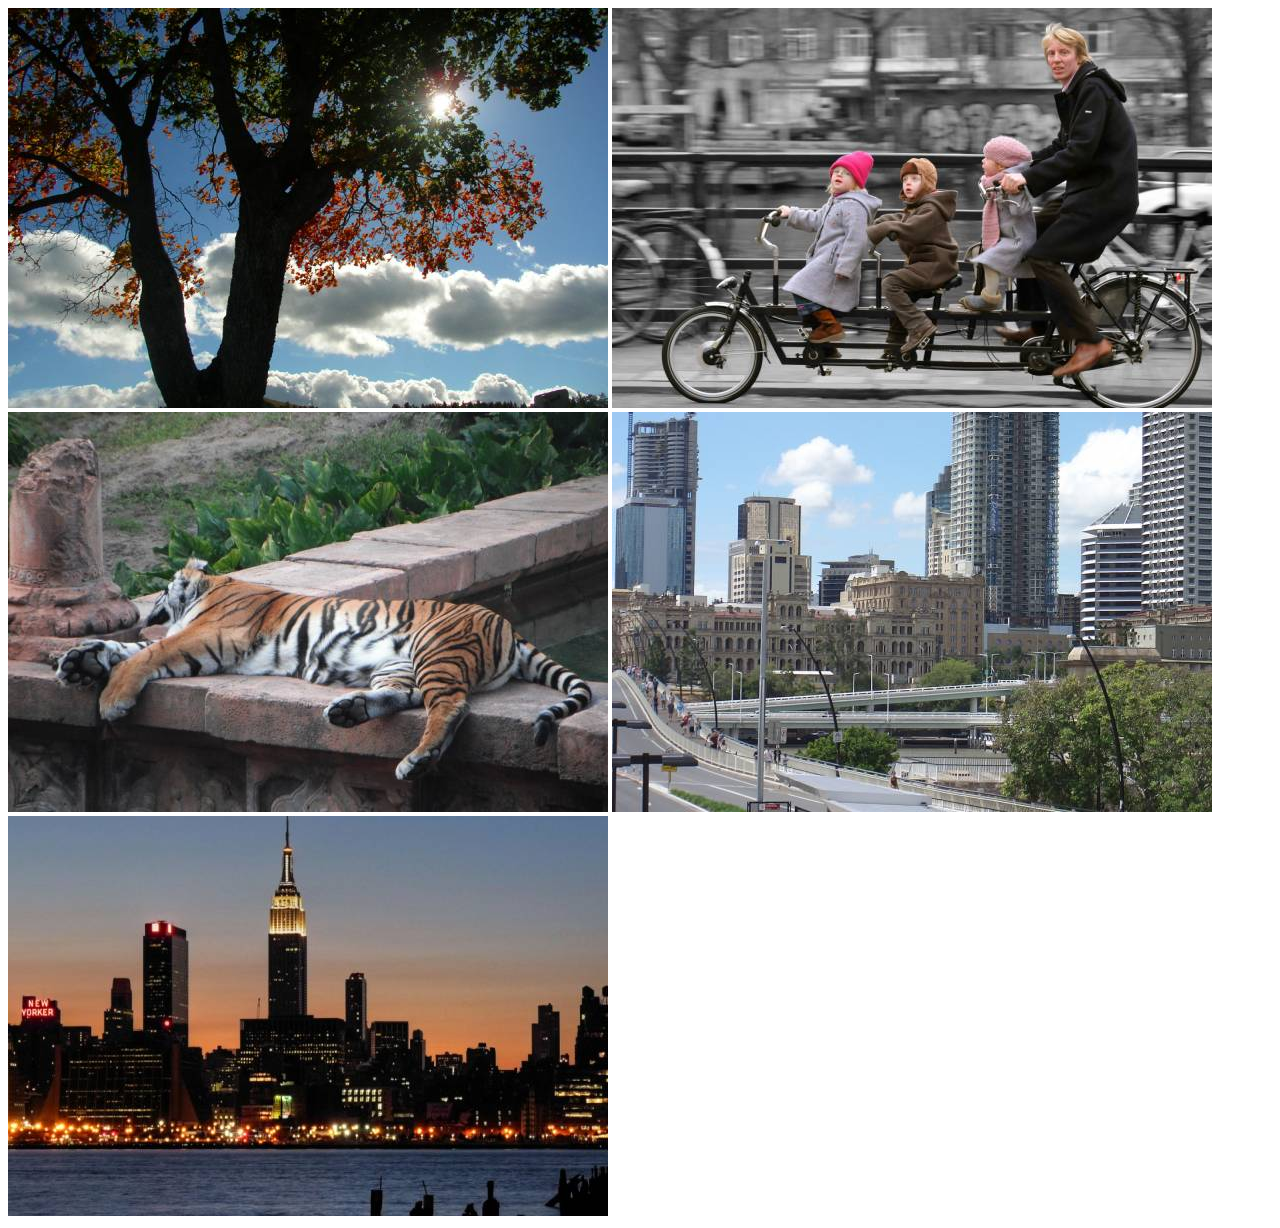
<file: demos/img-slider.html>
<!DOCTYPE html>
<html>
	<head>
		<title>Image slider demo</title>
		<meta charset="utf-8">
		<script src="img-slider.js"></script>
	</head>
	<body>
		<img-slider>
			<img src="img/img1.jpg" alt="Imagem 1 do slider">
			<img src="img/img2.jpg" alt="Imagem 2 do slider">
			<img src="img/img3.jpg" alt="Imagem 3 do slider">
			<img src="img/img4.jpg" alt="Imagem 4 do slider">
			<img src="img/img5.jpg" alt="Imagem 5 do slider">
		</img-slider>
	</body>
</html>
</file>
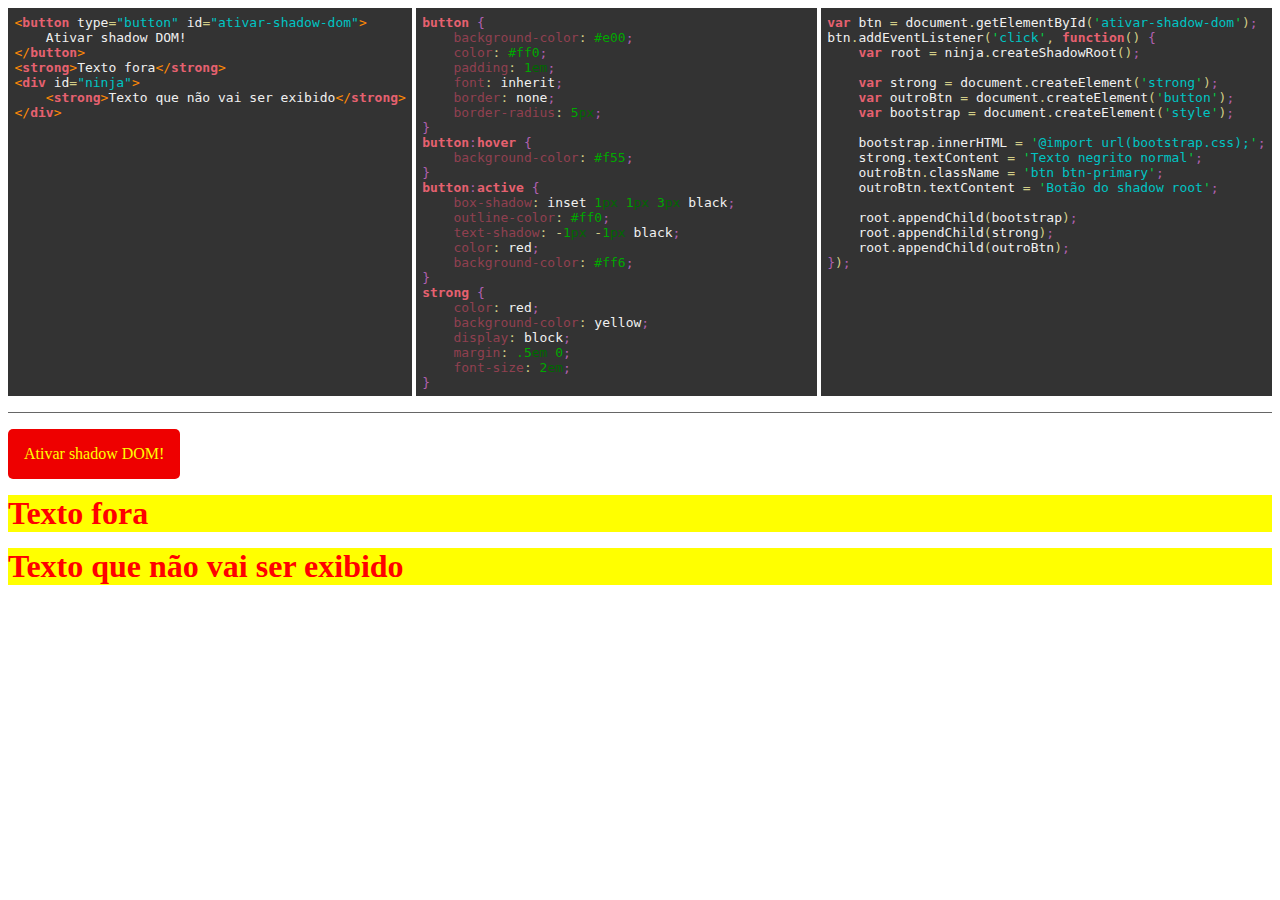
<file: demos/shadow-dom.html>
<!DOCTYPE html>
<html>
	<head>
		<title>Shadow DOM demo</title>
		<meta charset="utf-8">
		<style>
			code {
				display: block;
				background-color: #333;
				color: #f0f0f0;
				font-family: monospace;
				padding: .5em;
				flex: 1;
				margin-left: .25em;
				tab-size: 4;
			}
			.codigos :first-child {
				margin-left: 0;
			}
			.codigos {
				display: flex;
			}
			pre {
				margin: 0;
			}
			.resultado {
				border-top: 1px solid #666;
				margin-top: 1em;
				padding-top: 1em;
			}

			/* estilos conflitantes */
			button {
				background-color: #e00;
				color: #ff0;
				padding: 1em;
				font: inherit;
				border: none;
				border-radius: 5px;
			}
			button:hover {
				background-color: #f55;
			}
			button:active {
				box-shadow: inset 1px 1px 3px black;
				outline-color: #ff0;
				text-shadow: -1px -1px black;
				color: red;
				background-color: #ff6;
			}
			strong {
				color: red;
				background-color: yellow;
				display: block;
				margin: .5em 0;
				font-size: 2em;
			}
		</style>
	</head>
	<body>
<div class="codigos">
<code>
<pre><span style='color:#ff8906; '>&lt;</span><span style='color:#e66170; font-weight:bold; '>button</span> type<span style='color:#d2cd86; '>=</span><span style='color:#00c4c4; '>"button"</span> id<span style='color:#d2cd86; '>=</span><span style='color:#00c4c4; '>"ativar-shadow-dom"</span><span style='color:#ff8906; '>></span>
	Ativar shadow DOM!
<span style='color:#ff8906; '>&lt;/</span><span style='color:#e66170; font-weight:bold; '>button</span><span style='color:#ff8906; '>></span>
<span style='color:#ff8906; '>&lt;</span><span style='color:#e66170; font-weight:bold; '>strong</span><span style='color:#ff8906; '>></span>Texto fora<span style='color:#ff8906; '>&lt;/</span><span style='color:#e66170; font-weight:bold; '>strong</span><span style='color:#ff8906; '>></span>
<span style='color:#ff8906; '>&lt;</span><span style='color:#e66170; font-weight:bold; '>div</span> id<span style='color:#d2cd86; '>=</span><span style='color:#00c4c4; '>"ninja"</span><span style='color:#ff8906; '>></span>
	<span style='color:#ff8906; '>&lt;</span><span style='color:#e66170; font-weight:bold; '>strong</span><span style='color:#ff8906; '>></span>Texto que não vai ser exibido<span style='color:#ff8906; '>&lt;/</span><span style='color:#e66170; font-weight:bold; '>strong</span><span style='color:#ff8906; '>></span>
<span style='color:#ff8906; '>&lt;/</span><span style='color:#e66170; font-weight:bold; '>div</span><span style='color:#ff8906; '>></span>
</pre>
</code>
<code>
<pre><span style='color:#e66170; font-weight:bold; '>button</span> <span style='color:#b060b0; '>{</span>
	<span style='color:#904050; '>background-color</span><span style='color:#d2cd86; '>:</span> <span style='color:#00a800; '>#</span><span style='color:#00a800; '>e00</span><span style='color:#b060b0; '>;</span>
	<span style='color:#904050; '>color</span><span style='color:#d2cd86; '>:</span> <span style='color:#00a800; '>#</span><span style='color:#00a800; '>ff0</span><span style='color:#b060b0; '>;</span>
	<span style='color:#904050; '>padding</span><span style='color:#d2cd86; '>:</span> <span style='color:#00a800; '>1</span><span style='color:#006600; '>em</span><span style='color:#b060b0; '>;</span>
	<span style='color:#904050; '>font</span><span style='color:#d2cd86; '>:</span> inherit<span style='color:#b060b0; '>;</span>
	<span style='color:#904050; '>border</span><span style='color:#d2cd86; '>:</span> none<span style='color:#b060b0; '>;</span>
	<span style='color:#904050; '>border-radius</span><span style='color:#d2cd86; '>:</span> <span style='color:#00a800; '>5</span><span style='color:#006600; '>px</span><span style='color:#b060b0; '>;</span>
<span style='color:#b060b0; '>}</span>
<span style='color:#e66170; font-weight:bold; '>button</span><span style='color:#b060b0; '>:</span><span style='color:#e66170; font-weight:bold; '>hover</span> <span style='color:#b060b0; '>{</span>
	<span style='color:#904050; '>background-color</span><span style='color:#d2cd86; '>:</span> <span style='color:#00a800; '>#</span><span style='color:#00a800; '>f55</span><span style='color:#b060b0; '>;</span>
<span style='color:#b060b0; '>}</span>
<span style='color:#e66170; font-weight:bold; '>button</span><span style='color:#b060b0; '>:</span><span style='color:#e66170; font-weight:bold; '>active</span> <span style='color:#b060b0; '>{</span>
	<span style='color:#904050; '>box-shadow</span><span style='color:#d2cd86; '>:</span> inset <span style='color:#00a800; '>1</span><span style='color:#006600; '>px</span> <span style='color:#00a800; '>1</span><span style='color:#006600; '>px</span> <span style='color:#00a800; '>3</span><span style='color:#006600; '>px</span> black<span style='color:#b060b0; '>;</span>
	<span style='color:#904050; '>outline-color</span><span style='color:#d2cd86; '>:</span> <span style='color:#00a800; '>#</span><span style='color:#00a800; '>ff0</span><span style='color:#b060b0; '>;</span>
	<span style='color:#904050; '>text-shadow</span><span style='color:#d2cd86; '>:</span> <span style='color:#d2cd86; '>-</span><span style='color:#00a800; '>1</span><span style='color:#006600; '>px</span> <span style='color:#d2cd86; '>-</span><span style='color:#00a800; '>1</span><span style='color:#006600; '>px</span> black<span style='color:#b060b0; '>;</span>
	<span style='color:#904050; '>color</span><span style='color:#d2cd86; '>:</span> red<span style='color:#b060b0; '>;</span>
	<span style='color:#904050; '>background-color</span><span style='color:#d2cd86; '>:</span> <span style='color:#00a800; '>#</span><span style='color:#00a800; '>ff6</span><span style='color:#b060b0; '>;</span>
<span style='color:#b060b0; '>}</span>
<span style='color:#e66170; font-weight:bold; '>strong</span> <span style='color:#b060b0; '>{</span>
	<span style='color:#904050; '>color</span><span style='color:#d2cd86; '>:</span> red<span style='color:#b060b0; '>;</span>
	<span style='color:#904050; '>background-color</span><span style='color:#d2cd86; '>:</span> yellow<span style='color:#b060b0; '>;</span>
	<span style='color:#904050; '>display</span><span style='color:#d2cd86; '>:</span> block<span style='color:#b060b0; '>;</span>
	<span style='color:#904050; '>margin</span><span style='color:#d2cd86; '>:</span> <span style='color:#00a800; '>.5</span><span style='color:#006600; '>em</span> <span style='color:#00a800; '>0</span><span style='color:#b060b0; '>;</span>
	<span style='color:#904050; '>font-size</span><span style='color:#d2cd86; '>:</span> <span style='color:#00a800; '>2</span><span style='color:#006600; '>em</span><span style='color:#b060b0; '>;</span>
<span style='color:#b060b0; '>}</span>
</pre>
</code>
<code>
<pre><span style='color:#e66170; font-weight:bold; '>var</span> btn <span style='color:#d2cd86; '>=</span> document<span style='color:#d2cd86; '>.</span>getElementById<span style='color:#d2cd86; '>(</span><span style='color:#02d045; '>'</span><span style='color:#00c4c4; '>ativar-shadow-dom</span><span style='color:#02d045; '>'</span><span style='color:#d2cd86; '>)</span><span style='color:#b060b0; '>;</span>
btn<span style='color:#d2cd86; '>.</span>addEventListener<span style='color:#d2cd86; '>(</span><span style='color:#02d045; '>'</span><span style='color:#00c4c4; '>click</span><span style='color:#02d045; '>'</span><span style='color:#d2cd86; '>,</span> <span style='color:#e66170; font-weight:bold; '>function</span><span style='color:#d2cd86; '>(</span><span style='color:#d2cd86; '>)</span> <span style='color:#b060b0; '>{</span>
	<span style='color:#e66170; font-weight:bold; '>var</span> root <span style='color:#d2cd86; '>=</span> ninja<span style='color:#d2cd86; '>.</span>createShadowRoot<span style='color:#d2cd86; '>(</span><span style='color:#d2cd86; '>)</span><span style='color:#b060b0; '>;</span>

	<span style='color:#e66170; font-weight:bold; '>var</span> strong <span style='color:#d2cd86; '>=</span> document<span style='color:#d2cd86; '>.</span>createElement<span style='color:#d2cd86; '>(</span><span style='color:#02d045; '>'</span><span style='color:#00c4c4; '>strong</span><span style='color:#02d045; '>'</span><span style='color:#d2cd86; '>)</span><span style='color:#b060b0; '>;</span>
	<span style='color:#e66170; font-weight:bold; '>var</span> outroBtn <span style='color:#d2cd86; '>=</span> document<span style='color:#d2cd86; '>.</span>createElement<span style='color:#d2cd86; '>(</span><span style='color:#02d045; '>'</span><span style='color:#00c4c4; '>button</span><span style='color:#02d045; '>'</span><span style='color:#d2cd86; '>)</span><span style='color:#b060b0; '>;</span>
	<span style='color:#e66170; font-weight:bold; '>var</span> bootstrap <span style='color:#d2cd86; '>=</span> document<span style='color:#d2cd86; '>.</span>createElement<span style='color:#d2cd86; '>(</span><span style='color:#02d045; '>'</span><span style='color:#00c4c4; '>style</span><span style='color:#02d045; '>'</span><span style='color:#d2cd86; '>)</span><span style='color:#b060b0; '>;</span>

	bootstrap<span style='color:#d2cd86; '>.</span>innerHTML <span style='color:#d2cd86; '>=</span> <span style='color:#02d045; '>'</span><span style='color:#00c4c4; '>@import url(bootstrap.css);</span><span style='color:#02d045; '>'</span><span style='color:#b060b0; '>;</span>
	strong<span style='color:#d2cd86; '>.</span>textContent <span style='color:#d2cd86; '>=</span> <span style='color:#02d045; '>'</span><span style='color:#00c4c4; '>Texto negrito normal</span><span style='color:#02d045; '>'</span><span style='color:#b060b0; '>;</span>
	outroBtn<span style='color:#d2cd86; '>.</span>className <span style='color:#d2cd86; '>=</span> <span style='color:#02d045; '>'</span><span style='color:#00c4c4; '>btn btn-primary</span><span style='color:#02d045; '>'</span><span style='color:#b060b0; '>;</span>
	outroBtn<span style='color:#d2cd86; '>.</span>textContent <span style='color:#d2cd86; '>=</span> <span style='color:#02d045; '>'</span><span style='color:#00c4c4; '>Botão do shadow root</span><span style='color:#02d045; '>'</span><span style='color:#b060b0; '>;</span>

	root<span style='color:#d2cd86; '>.</span>appendChild<span style='color:#d2cd86; '>(</span>bootstrap<span style='color:#d2cd86; '>)</span><span style='color:#b060b0; '>;</span>
	root<span style='color:#d2cd86; '>.</span>appendChild<span style='color:#d2cd86; '>(</span>strong<span style='color:#d2cd86; '>)</span><span style='color:#b060b0; '>;</span>
	root<span style='color:#d2cd86; '>.</span>appendChild<span style='color:#d2cd86; '>(</span>outroBtn<span style='color:#d2cd86; '>)</span><span style='color:#b060b0; '>;</span>
<span style='color:#b060b0; '>}</span><span style='color:#d2cd86; '>)</span><span style='color:#b060b0; '>;</span>
</pre>
</code>
</div>
		<div class="resultado">
			<button type="button" id="ativar-shadow-dom">Ativar shadow DOM!</button>
			<strong>Texto fora</strong>
			<div id="ninja">
				<strong>Texto que não vai ser exibido</strong>
			</div>
			<script>
var btn = document.getElementById('ativar-shadow-dom');
btn.addEventListener('click', function() {
	var root = ninja.createShadowRoot();

	var strong = document.createElement('strong');
	var outroBtn = document.createElement('button');
	var bootstrap = document.createElement('style');

	bootstrap.innerHTML = '@import url(bootstrap.css);';
	strong.textContent = 'Texto negrito normal';
	outroBtn.className = 'btn btn-primary';
	outroBtn.textContent = 'Botão do shadow root';

	root.appendChild(bootstrap);
	root.appendChild(strong);
	root.appendChild(outroBtn);
});
			</script>
		</div>
	</body>
</html>
</file>
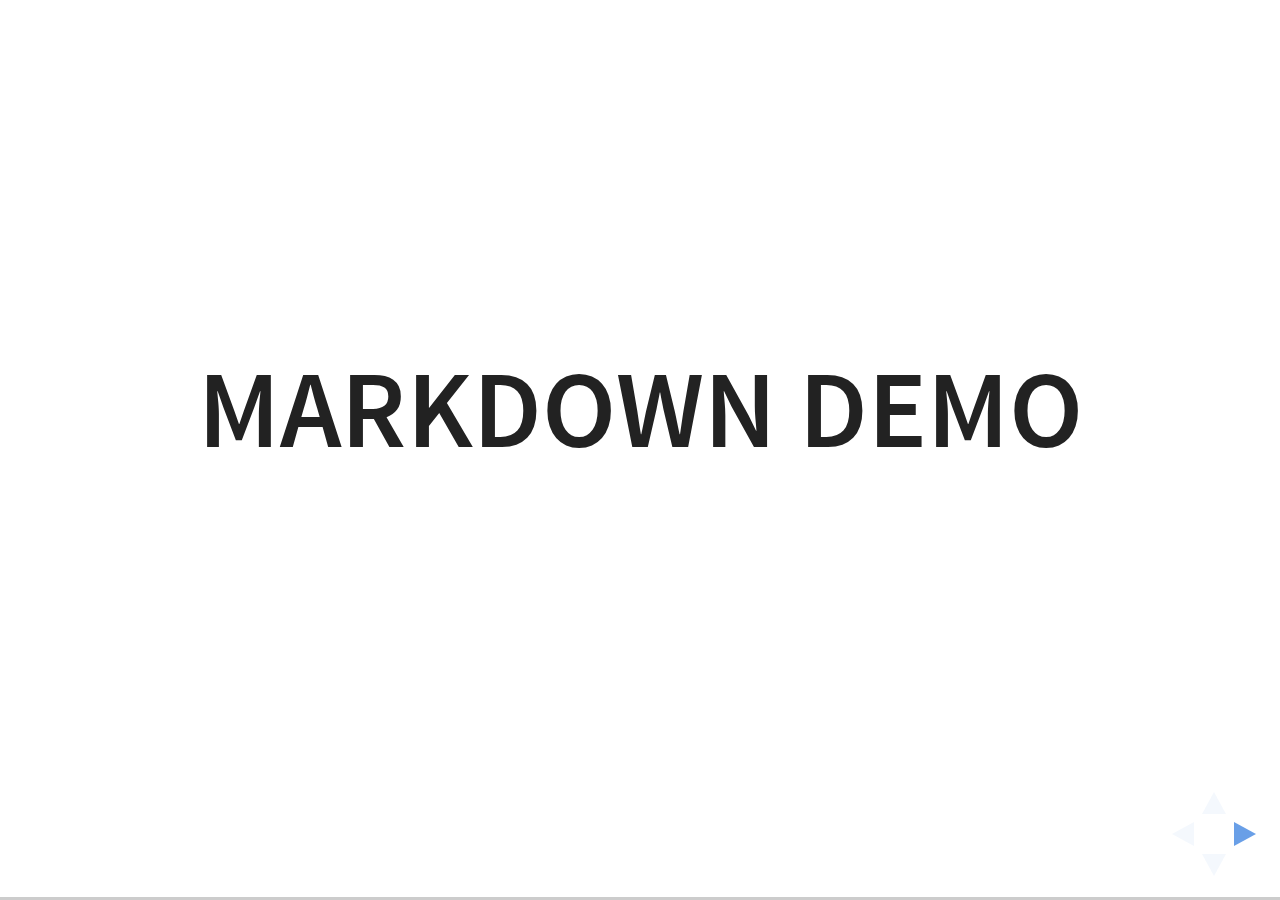
<file: plugin/markdown/example.html>
<!doctype html>
<html lang="en">

	<head>
		<meta charset="utf-8">

		<title>reveal.js - Markdown Demo</title>

		<link rel="stylesheet" href="../../css/reveal.css">
		<link rel="stylesheet" href="../../css/theme/white.css" id="theme">

        <link rel="stylesheet" href="../../lib/css/zenburn.css">
	</head>

	<body>

		<div class="reveal">

			<div class="slides">

                <!-- Use external markdown resource, separate slides by three newlines; vertical slides by two newlines -->
                <section data-markdown="example.md" data-separator="^\n\n\n" data-separator-vertical="^\n\n"></section>

                <!-- Slides are separated by three dashes (quick 'n dirty regular expression) -->
                <section data-markdown data-separator="---">
                    <script type="text/template">
                        ## Demo 1
                        Slide 1
                        ---
                        ## Demo 1
                        Slide 2
                        ---
                        ## Demo 1
                        Slide 3
                    </script>
                </section>

                <!-- Slides are separated by newline + three dashes + newline, vertical slides identical but two dashes -->
                <section data-markdown data-separator="^\n---\n$" data-separator-vertical="^\n--\n$">
                    <script type="text/template">
                        ## Demo 2
                        Slide 1.1

                        --

                        ## Demo 2
                        Slide 1.2

                        ---

                        ## Demo 2
                        Slide 2
                    </script>
                </section>

                <!-- No "extra" slides, since there are no separators defined (so they'll become horizontal rulers) -->
                <section data-markdown>
                    <script type="text/template">
                        A

                        ---

                        B

                        ---

                        C
                    </script>
                </section>

                <!-- Slide attributes -->
                <section data-markdown>
                    <script type="text/template">
                        <!-- .slide: data-background="#000000" -->
                        ## Slide attributes
                    </script>
                </section>

                <!-- Element attributes -->
                <section data-markdown>
                    <script type="text/template">
                        ## Element attributes
                        - Item 1 <!-- .element: class="fragment" data-fragment-index="2" -->
                        - Item 2 <!-- .element: class="fragment" data-fragment-index="1" -->
                    </script>
                </section>

                <!-- Code -->
                <section data-markdown>
                    <script type="text/template">
                        ```php
                        public function foo()
                        {
                            $foo = array(
                                'bar' => 'bar'
                            )
                        }
                        ```
                    </script>
                </section>

            </div>
		</div>

		<script src="../../lib/js/head.min.js"></script>
		<script src="../../js/reveal.js"></script>

		<script>

			Reveal.initialize({
				controls: true,
				progress: true,
				history: true,
				center: true,

				// Optional libraries used to extend on reveal.js
				dependencies: [
					{ src: '../../lib/js/classList.js', condition: function() { return !document.body.classList; } },
					{ src: 'marked.js', condition: function() { return !!document.querySelector( '[data-markdown]' ); } },
                    { src: 'markdown.js', condition: function() { return !!document.querySelector( '[data-markdown]' ); } },
                    { src: '../highlight/highlight.js', async: true, callback: function() { hljs.initHighlightingOnLoad(); } },
					{ src: '../notes/notes.js' }
				]
			});

		</script>

	</body>
</html>
</file>
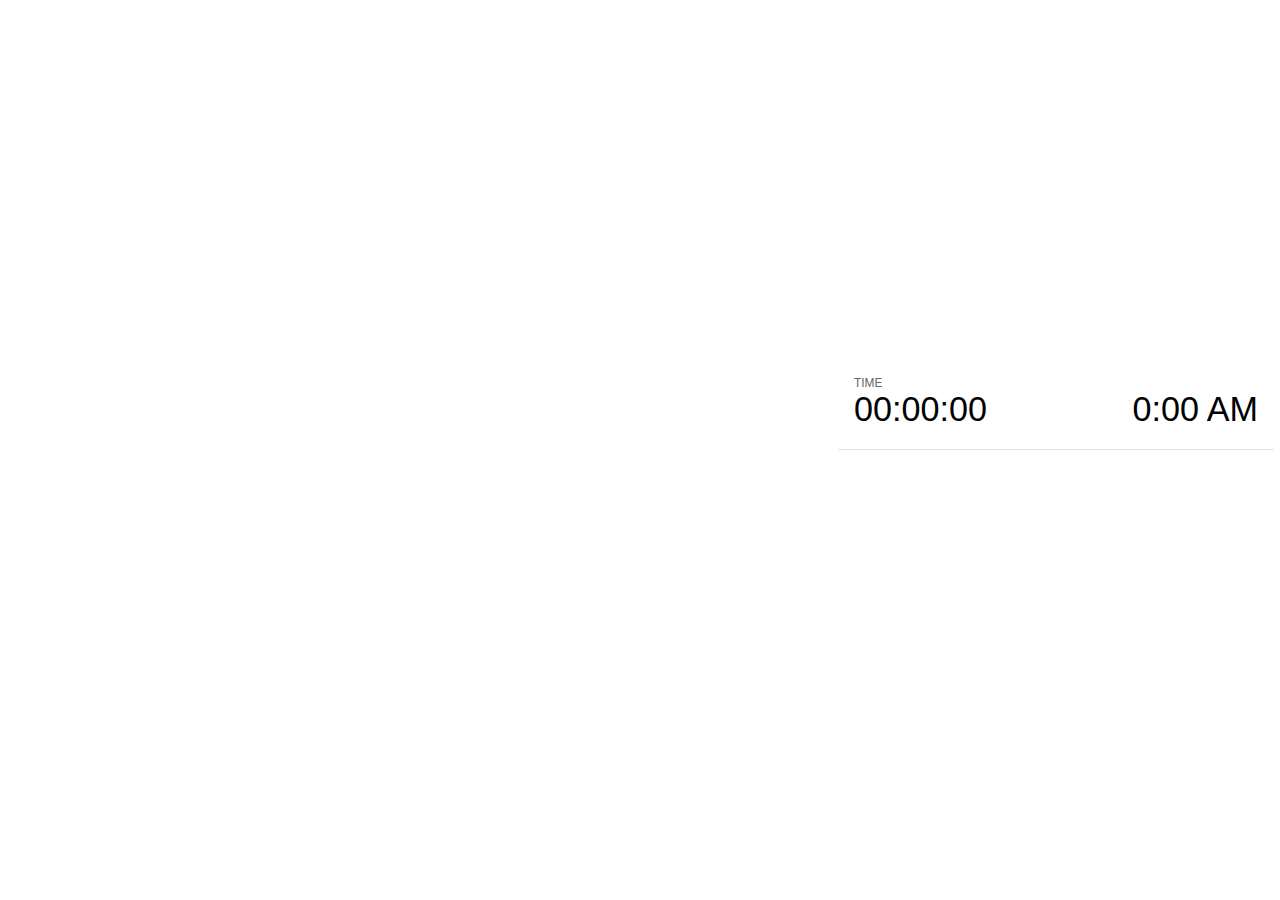
<file: plugin/notes/notes.html>
<!doctype html>
<html lang="en">
	<head>
		<meta charset="utf-8">

		<title>reveal.js - Slide Notes</title>

		<style>
			body {
				font-family: Helvetica;
			}

			#current-slide,
			#upcoming-slide,
			#speaker-controls {
				padding: 6px;
				box-sizing: border-box;
				-moz-box-sizing: border-box;
			}

			#current-slide iframe,
			#upcoming-slide iframe {
				width: 100%;
				height: 100%;
				border: 1px solid #ddd;
			}

			#current-slide .label,
			#upcoming-slide .label {
				position: absolute;
				top: 10px;
				left: 10px;
				font-weight: bold;
				font-size: 14px;
				z-index: 2;
				color: rgba( 255, 255, 255, 0.9 );
			}

			#current-slide {
				position: absolute;
				width: 65%;
				height: 100%;
				top: 0;
				left: 0;
				padding-right: 0;
			}

			#upcoming-slide {
				position: absolute;
				width: 35%;
				height: 40%;
				right: 0;
				top: 0;
			}

			#speaker-controls {
				position: absolute;
				top: 40%;
				right: 0;
				width: 35%;
				height: 60%;
				overflow: auto;

				font-size: 18px;
			}

				.speaker-controls-time.hidden,
				.speaker-controls-notes.hidden {
					display: none;
				}

				.speaker-controls-time .label,
				.speaker-controls-notes .label {
					text-transform: uppercase;
					font-weight: normal;
					font-size: 0.66em;
					color: #666;
					margin: 0;
				}

				.speaker-controls-time {
					border-bottom: 1px solid rgba( 200, 200, 200, 0.5 );
					margin-bottom: 10px;
					padding: 10px 16px;
					padding-bottom: 20px;
					cursor: pointer;
				}

				.speaker-controls-time .reset-button {
					opacity: 0;
					float: right;
					color: #666;
					text-decoration: none;
				}
				.speaker-controls-time:hover .reset-button {
					opacity: 1;
				}

				.speaker-controls-time .timer,
				.speaker-controls-time .clock {
					width: 50%;
					font-size: 1.9em;
				}

				.speaker-controls-time .timer {
					float: left;
				}

				.speaker-controls-time .clock {
					float: right;
					text-align: right;
				}

				.speaker-controls-time span.mute {
					color: #bbb;
				}

				.speaker-controls-notes {
					padding: 10px 16px;
				}

				.speaker-controls-notes .value {
					margin-top: 5px;
					line-height: 1.4;
					font-size: 1.2em;
				}

			.clear {
				clear: both;
			}

			@media screen and (max-width: 1080px) {
				#speaker-controls {
					font-size: 16px;
				}
			}

			@media screen and (max-width: 900px) {
				#speaker-controls {
					font-size: 14px;
				}
			}

			@media screen and (max-width: 800px) {
				#speaker-controls {
					font-size: 12px;
				}
			}

		</style>
	</head>

	<body>

		<div id="current-slide"></div>
		<div id="upcoming-slide"><span class="label">UPCOMING:</span></div>
		<div id="speaker-controls">
			<div class="speaker-controls-time">
				<h4 class="label">Time <span class="reset-button">Click to Reset</span></h4>
				<div class="clock">
					<span class="clock-value">0:00 AM</span>
				</div>
				<div class="timer">
					<span class="hours-value">00</span><span class="minutes-value">:00</span><span class="seconds-value">:00</span>
				</div>
				<div class="clear"></div>
			</div>

			<div class="speaker-controls-notes hidden">
				<h4 class="label">Notes</h4>
				<div class="value"></div>
			</div>
		</div>

		<script src="../../plugin/markdown/marked.js"></script>
		<script>

			(function() {

				var notes,
					notesValue,
					currentState,
					currentSlide,
					upcomingSlide,
					connected = false;

				window.addEventListener( 'message', function( event ) {

					var data = JSON.parse( event.data );

					// The overview mode is only useful to the reveal.js instance
					// where navigation occurs so we don't sync it
					if( data.state ) delete data.state.overview;

					// Messages sent by the notes plugin inside of the main window
					if( data && data.namespace === 'reveal-notes' ) {
						if( data.type === 'connect' ) {
							handleConnectMessage( data );
						}
						else if( data.type === 'state' ) {
							handleStateMessage( data );
						}
					}
					// Messages sent by the reveal.js inside of the current slide preview
					else if( data && data.namespace === 'reveal' ) {
						if( /ready/.test( data.eventName ) ) {
							// Send a message back to notify that the handshake is complete
							window.opener.postMessage( JSON.stringify({ namespace: 'reveal-notes', type: 'connected'} ), '*' );
						}
						else if( /slidechanged|fragmentshown|fragmenthidden|paused|resumed/.test( data.eventName ) && currentState !== JSON.stringify( data.state ) ) {

							window.opener.postMessage( JSON.stringify({ method: 'setState', args: [ data.state ]} ), '*' );

						}
					}

				} );

				/**
				 * Called when the main window is trying to establish a
				 * connection.
				 */
				function handleConnectMessage( data ) {

					if( connected === false ) {
						connected = true;

						setupIframes( data );
						setupKeyboard();
						setupNotes();
						setupTimer();
					}

				}

				/**
				 * Called when the main window sends an updated state.
				 */
				function handleStateMessage( data ) {

					// Store the most recently set state to avoid circular loops
					// applying the same state
					currentState = JSON.stringify( data.state );

					// No need for updating the notes in case of fragment changes
					if ( data.notes ) {
						notes.classList.remove( 'hidden' );
						notesValue.style.whiteSpace = data.whitespace;
						if( data.markdown ) {
							notesValue.innerHTML = marked( data.notes );
						}
						else {
							notesValue.innerHTML = data.notes;
						}
					}
					else {
						notes.classList.add( 'hidden' );
					}

					// Update the note slides
					currentSlide.contentWindow.postMessage( JSON.stringify({ method: 'setState', args: [ data.state ] }), '*' );
					upcomingSlide.contentWindow.postMessage( JSON.stringify({ method: 'setState', args: [ data.state ] }), '*' );
					upcomingSlide.contentWindow.postMessage( JSON.stringify({ method: 'next' }), '*' );

				}

				// Limit to max one state update per X ms
				handleStateMessage = debounce( handleStateMessage, 200 );

				/**
				 * Forward keyboard events to the current slide window.
				 * This enables keyboard events to work even if focus
				 * isn't set on the current slide iframe.
				 */
				function setupKeyboard() {

					document.addEventListener( 'keydown', function( event ) {
						currentSlide.contentWindow.postMessage( JSON.stringify({ method: 'triggerKey', args: [ event.keyCode ] }), '*' );
					} );

				}

				/**
				 * Creates the preview iframes.
				 */
				function setupIframes( data ) {

					var params = [
						'receiver',
						'progress=false',
						'history=false',
						'transition=none',
						'autoSlide=0',
						'backgroundTransition=none'
					].join( '&' );

					var urlSeparator = /\?/.test(data.url) ? '&' : '?';
					var hash = '#/' + data.state.indexh + '/' + data.state.indexv;
					var currentURL = data.url + urlSeparator + params + '&postMessageEvents=true' + hash;
					var upcomingURL = data.url + urlSeparator + params + '&controls=false' + hash;

					currentSlide = document.createElement( 'iframe' );
					currentSlide.setAttribute( 'width', 1280 );
					currentSlide.setAttribute( 'height', 1024 );
					currentSlide.setAttribute( 'src', currentURL );
					document.querySelector( '#current-slide' ).appendChild( currentSlide );

					upcomingSlide = document.createElement( 'iframe' );
					upcomingSlide.setAttribute( 'width', 640 );
					upcomingSlide.setAttribute( 'height', 512 );
					upcomingSlide.setAttribute( 'src', upcomingURL );
					document.querySelector( '#upcoming-slide' ).appendChild( upcomingSlide );

				}

				/**
				 * Setup the notes UI.
				 */
				function setupNotes() {

					notes = document.querySelector( '.speaker-controls-notes' );
					notesValue = document.querySelector( '.speaker-controls-notes .value' );

				}

				/**
				 * Create the timer and clock and start updating them
				 * at an interval.
				 */
				function setupTimer() {

					var start = new Date(),
						timeEl = document.querySelector( '.speaker-controls-time' ),
						clockEl = timeEl.querySelector( '.clock-value' ),
						hoursEl = timeEl.querySelector( '.hours-value' ),
						minutesEl = timeEl.querySelector( '.minutes-value' ),
						secondsEl = timeEl.querySelector( '.seconds-value' );

					function _updateTimer() {

						var diff, hours, minutes, seconds,
							now = new Date();

						diff = now.getTime() - start.getTime();
						hours = Math.floor( diff / ( 1000 * 60 * 60 ) );
						minutes = Math.floor( ( diff / ( 1000 * 60 ) ) % 60 );
						seconds = Math.floor( ( diff / 1000 ) % 60 );

						clockEl.innerHTML = now.toLocaleTimeString( 'en-US', { hour12: true, hour: '2-digit', minute:'2-digit' } );
						hoursEl.innerHTML = zeroPadInteger( hours );
						hoursEl.className = hours > 0 ? '' : 'mute';
						minutesEl.innerHTML = ':' + zeroPadInteger( minutes );
						minutesEl.className = minutes > 0 ? '' : 'mute';
						secondsEl.innerHTML = ':' + zeroPadInteger( seconds );

					}

					// Update once directly
					_updateTimer();

					// Then update every second
					setInterval( _updateTimer, 1000 );

					timeEl.addEventListener( 'click', function() {
						start = new Date();
						_updateTimer();
						return false;
					} );

				}

				function zeroPadInteger( num ) {

					var str = '00' + parseInt( num );
					return str.substring( str.length - 2 );

				}

				/**
				 * Limits the frequency at which a function can be called.
				 */
				function debounce( fn, ms ) {

					var lastTime = 0,
						timeout;

					return function() {

						var args = arguments;
						var context = this;

						clearTimeout( timeout );

						var timeSinceLastCall = Date.now() - lastTime;
						if( timeSinceLastCall > ms ) {
							fn.apply( context, args );
							lastTime = Date.now();
						}
						else {
							timeout = setTimeout( function() {
								fn.apply( context, args );
								lastTime = Date.now();
							}, ms - timeSinceLastCall );
						}

					}

				}

			})();

		</script>
	</body>
</html>
</file>
<file: css/theme/white.css>
/**
 * White theme for reveal.js. This is the opposite of the 'black' theme.
 *
 * By Hakim El Hattab, http://hakim.se
 */
@import url(../../lib/font/source-sans-pro/source-sans-pro.css);
section.has-dark-background, section.has-dark-background h1, section.has-dark-background h2, section.has-dark-background h3, section.has-dark-background h4, section.has-dark-background h5, section.has-dark-background h6 {
  color: #fff; }

/*********************************************
 * GLOBAL STYLES
 *********************************************/
body {
  background: #fff;
  background-color: #fff; }

.reveal {
  font-family: "Source Sans Pro", Helvetica, sans-serif;
  font-size: 38px;
  font-weight: normal;
  color: #222; }

::selection {
  color: #fff;
  background: #98bdef;
  text-shadow: none; }

.reveal .slides > section,
.reveal .slides > section > section {
  line-height: 1.3;
  font-weight: inherit; }

/*********************************************
 * HEADERS
 *********************************************/
.reveal h1,
.reveal h2,
.reveal h3,
.reveal h4,
.reveal h5,
.reveal h6 {
  margin: 0 0 20px 0;
  color: #222;
  font-family: "Source Sans Pro", Helvetica, sans-serif;
  font-weight: 600;
  line-height: 1.2;
  letter-spacing: normal;
  text-transform: uppercase;
  text-shadow: none;
  word-wrap: break-word; }

.reveal h1 {
  font-size: 2.5em; }

.reveal h2 {
  font-size: 1.6em; }

.reveal h3 {
  font-size: 1.3em; }

.reveal h4 {
  font-size: 1em; }

.reveal h1 {
  text-shadow: none; }

/*********************************************
 * OTHER
 *********************************************/
.reveal p {
  margin: 20px 0;
  line-height: 1.3; }

/* Ensure certain elements are never larger than the slide itself */
.reveal img,
.reveal video,
.reveal iframe {
  max-width: 95%;
  max-height: 95%; }

.reveal strong,
.reveal b {
  font-weight: bold; }

.reveal em {
  font-style: italic; }

.reveal ol,
.reveal dl,
.reveal ul {
  display: inline-block;
  text-align: left;
  margin: 0 0 0 1em; }

.reveal ol {
  list-style-type: decimal; }

.reveal ul {
  list-style-type: disc; }

.reveal ul ul {
  list-style-type: square; }

.reveal ul ul ul {
  list-style-type: circle; }

.reveal ul ul,
.reveal ul ol,
.reveal ol ol,
.reveal ol ul {
  display: block;
  margin-left: 40px; }

.reveal dt {
  font-weight: bold; }

.reveal dd {
  margin-left: 40px; }

.reveal q,
.reveal blockquote {
  quotes: none; }

.reveal blockquote {
  display: block;
  position: relative;
  width: 70%;
  margin: 20px auto;
  padding: 5px;
  font-style: italic;
  background: rgba(255, 255, 255, 0.05);
  box-shadow: 0px 0px 2px rgba(0, 0, 0, 0.2); }

.reveal blockquote p:first-child,
.reveal blockquote p:last-child {
  display: inline-block; }

.reveal q {
  font-style: italic; }

.reveal pre {
  display: block;
  position: relative;
  width: 90%;
  margin: 20px auto;
  text-align: left;
  font-size: 0.55em;
  font-family: monospace;
  line-height: 1.2em;
  word-wrap: break-word;
  box-shadow: 0px 0px 6px rgba(0, 0, 0, 0.3); }

.reveal code {
  font-family: monospace; }

.reveal pre code {
  display: block;
  padding: 5px;
  overflow: auto;
  max-height: 400px;
  word-wrap: normal; }

.reveal table {
  margin: auto;
  border-collapse: collapse;
  border-spacing: 0; }

.reveal table th {
  font-weight: bold; }

.reveal table th,
.reveal table td {
  text-align: left;
  padding: 0.2em 0.5em 0.2em 0.5em;
  border-bottom: 1px solid; }

.reveal table th[align="center"],
.reveal table td[align="center"] {
  text-align: center; }

.reveal table th[align="right"],
.reveal table td[align="right"] {
  text-align: right; }

.reveal table tbody tr:last-child th,
.reveal table tbody tr:last-child td {
  border-bottom: none; }

.reveal sup {
  vertical-align: super; }

.reveal sub {
  vertical-align: sub; }

.reveal small {
  display: inline-block;
  font-size: 0.6em;
  line-height: 1.2em;
  vertical-align: top; }

.reveal small * {
  vertical-align: top; }

/*********************************************
 * LINKS
 *********************************************/
.reveal a {
  color: #2a76dd;
  text-decoration: none;
  -webkit-transition: color .15s ease;
  -moz-transition: color .15s ease;
  transition: color .15s ease; }

.reveal a:hover {
  color: #6ca0e8;
  text-shadow: none;
  border: none; }

.reveal .roll span:after {
  color: #fff;
  background: #1a53a1; }

/*********************************************
 * IMAGES
 *********************************************/
.reveal section img {
  margin: 15px 0px;
  background: rgba(255, 255, 255, 0.12);
  border: 4px solid #222;
  box-shadow: 0 0 10px rgba(0, 0, 0, 0.15); }

.reveal section img.plain {
  border: 0;
  box-shadow: none; }

.reveal a img {
  -webkit-transition: all .15s linear;
  -moz-transition: all .15s linear;
  transition: all .15s linear; }

.reveal a:hover img {
  background: rgba(255, 255, 255, 0.2);
  border-color: #2a76dd;
  box-shadow: 0 0 20px rgba(0, 0, 0, 0.55); }

/*********************************************
 * NAVIGATION CONTROLS
 *********************************************/
.reveal .controls .navigate-left,
.reveal .controls .navigate-left.enabled {
  border-right-color: #2a76dd; }

.reveal .controls .navigate-right,
.reveal .controls .navigate-right.enabled {
  border-left-color: #2a76dd; }

.reveal .controls .navigate-up,
.reveal .controls .navigate-up.enabled {
  border-bottom-color: #2a76dd; }

.reveal .controls .navigate-down,
.reveal .controls .navigate-down.enabled {
  border-top-color: #2a76dd; }

.reveal .controls .navigate-left.enabled:hover {
  border-right-color: #6ca0e8; }

.reveal .controls .navigate-right.enabled:hover {
  border-left-color: #6ca0e8; }

.reveal .controls .navigate-up.enabled:hover {
  border-bottom-color: #6ca0e8; }

.reveal .controls .navigate-down.enabled:hover {
  border-top-color: #6ca0e8; }

/*********************************************
 * PROGRESS BAR
 *********************************************/
.reveal .progress {
  background: rgba(0, 0, 0, 0.2); }

.reveal .progress span {
  background: #2a76dd;
  -webkit-transition: width 800ms cubic-bezier(0.26, 0.86, 0.44, 0.985);
  -moz-transition: width 800ms cubic-bezier(0.26, 0.86, 0.44, 0.985);
  transition: width 800ms cubic-bezier(0.26, 0.86, 0.44, 0.985); }
</file>
<file: lib/css/zenburn.css>
/*

Zenburn style from voldmar.ru (c) Vladimir Epifanov <voldmar@voldmar.ru>
based on dark.css by Ivan Sagalaev

*/

.hljs {
  display: block;
  overflow-x: auto;
  padding: 0.5em;
  background: #3f3f3f;
  color: #dcdcdc;
}

.hljs-keyword,
.hljs-selector-tag,
.hljs-tag {
  color: #e3ceab;
}

.hljs-template-tag {
  color: #dcdcdc;
}

.hljs-number {
  color: #8cd0d3;
}

.hljs-variable,
.hljs-template-variable,
.hljs-attribute {
  color: #efdcbc;
}

.hljs-literal {
  color: #efefaf;
}

.hljs-subst {
  color: #8f8f8f;
}

.hljs-title,
.hljs-name,
.hljs-selector-id,
.hljs-selector-class,
.hljs-section,
.hljs-type {
  color: #efef8f;
}

.hljs-symbol,
.hljs-bullet,
.hljs-link {
  color: #dca3a3;
}

.hljs-deletion,
.hljs-string,
.hljs-built_in,
.hljs-builtin-name {
  color: #cc9393;
}

.hljs-addition,
.hljs-comment,
.hljs-quote,
.hljs-meta {
  color: #7f9f7f;
}


.hljs-emphasis {
  font-style: italic;
}

.hljs-strong {
  font-weight: bold;
}
</file>
